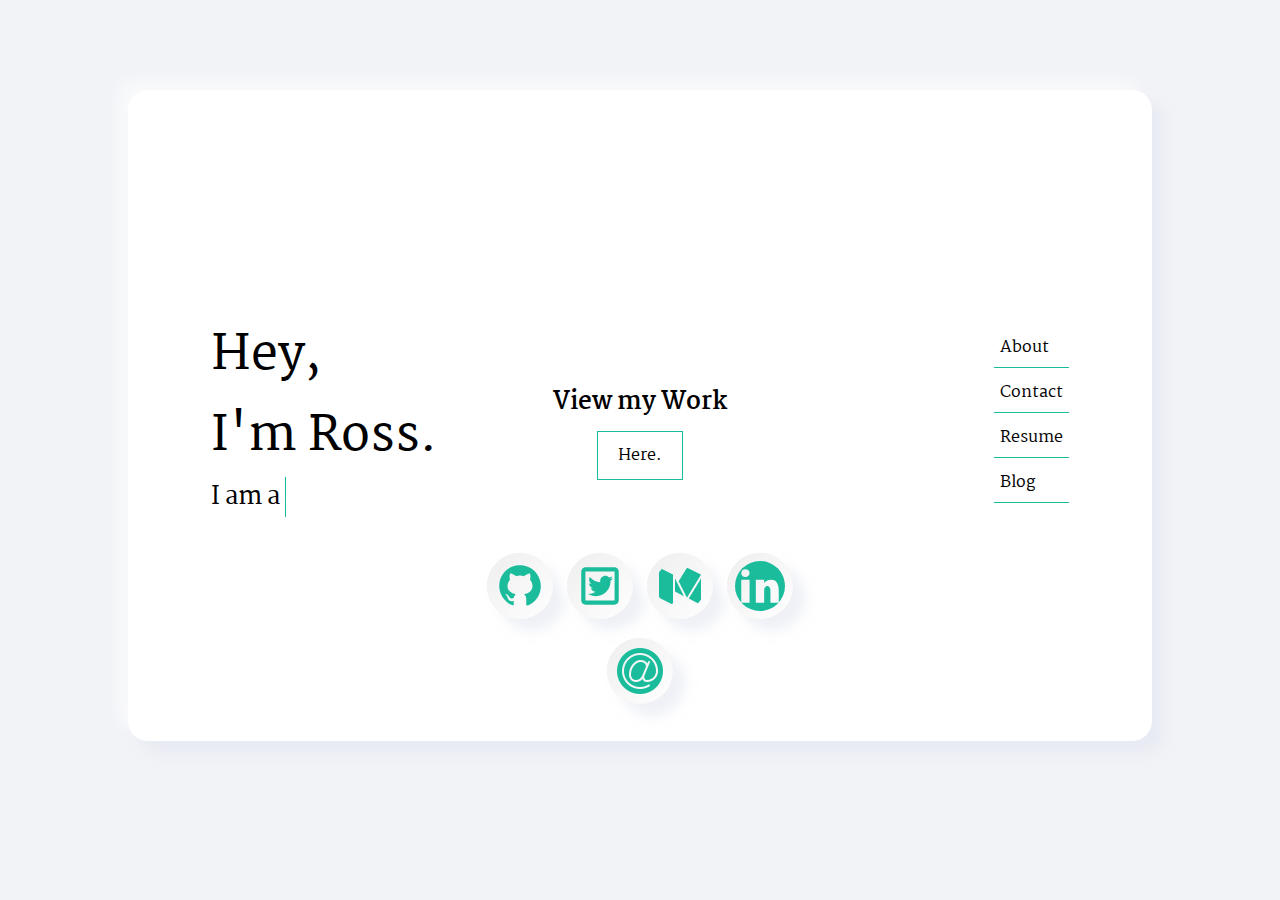
<file: src/index.html>
<!DOCTYPE html>
<html lang="en">
  <head>
    <meta charset="UTF-8" />
    <meta name="viewport" content="width=device-width, initial-scale=1.0" />
    <title>Ross' Developer Portfolio</title>
    <link rel="icon" type="image/png" sizes="32x32" href="./favicon.ico" />
    <link
      rel="stylesheet"
      href="css/index.css"
      integreity="sha512-hf8+7d1FWtbJK1/iVUgHRNSZxr20yQaOqPPPgq02jZvBnpb1dmHCj0Fwp+WkKcQVJDa306e8BoM//hvdq3JNmg=="
    />

    <!-- Google Fonts -->
    <link
      href="https://fonts.googleapis.com/css?family=Martel:400,600&display=swap"
      rel="stylesheet"
    />
    <link
      href="https://fonts.googleapis.com/css2?family=Roboto&display=swap"
      rel="stylesheet"
    />
  </head>

  <body>
    <div class="page-container">
      <!-- Hamburger Menu -->
      <div id="hamburger-menu" class="hamburger-menu">
        <svg width="40" height="30">
          <rect width="40" height="2.5" rx="5"></rect>
          <rect y="10" width="40" height="2.5" rx="5"></rect>
          <rect y="20" width="40" height="2.5" rx="5"></rect>
        </svg>
      </div>

      <div id="hamburger-links" class="hamburger-links hidden">
        <ul>
          <li><a href="./index.html">HOME</a></li>
          <li><a href="./work.html">WORK</a></li>
          <li><a href="./about.html">ABOUT</a></li>
          <li><a href="./contact.html">CONTACT</a></li>
          <li><a href="./Ross_Baker_CV.pdf" target="_blank">RESUME</a></li>
          <li><a href="./blog.html">BLOG</a></li>
        </ul>
      </div>

      <section class="card-container">
        <div class="neumorphic-card large-card">
          <!-- Home page navigation links -->
          <nav class="home-nav">
            <ul>
              <li><a href="./about.html">About</a></li>
              <li><a href="./contact.html">Contact</a></li>
              <li><a href="./Ross_Baker_CV.pdf" target="_blank">Resume</a></li>
              <li><a href="./blog.html">Blog</a></li>
            </ul>
          </nav>

          <!-- Introduction text -->
          <main>
            Hey, <br />
            I'm Ross.
            <div class="intro">
              I am a <span class="typewriter">Developer.</span>
            </div>
          </main>

          <div class="view-work">
            <h2>View my Work</h2>
            <a href="./work.html" class="primary-btn">Here.</a>
          </div>

          <!-- Social Icons -->
          <div class="social-icon-container">
            <!-- Github -->
            <span class="social-link">
              <a target="_blank" href="https://github.com/r0ss26">
                <img
                  class="social-icon"
                  src="icons/socials/icons8-github.svg"
                  alt="Github Logo"
                />
              </a>
              <span class="tooltip">Github</span>
            </span>

            <!-- Twitter -->
            <span class="social-link">
              <a target="_blank" href="https://twitter.com/rossandrewbaker">
                <img
                  class="social-icon"
                  src="./icons/socials/icons8-twitter.svg"
                  alt="Twitter Logo"
                />
              </a>
              <span class="tooltip">Twitter</span>
            </span>

            <!-- Medium -->
            <span class="social-link">
              <a target="_blank" href="https://medium.com/@rossabaker">
                <img
                  class="social-icon"
                  src="./icons/socials/icons8-medium.svg"
                  alt="Medium Logo"
                />
              </a>
              <span class="tooltip">Medium</span>
            </span>

            <!-- LinkedIn -->
            <span class="social-link">
              <a
                target="_blank"
                href="https://www.linkedin.com/in/rossandrewbaker/"
              >
                <img
                  class="social-icon"
                  src="./icons/socials/icons8-linkedin.svg"
                  alt="Linkedin Logo"
                />
              </a>
              <span class="tooltip">Linkedin</span>
            </span>

            <!-- E-mail -->
            <span class="social-link">
              <a target="_blank" href="mailto:rossbaker32@gmail.com">
                <img
                  class="social-icon"
                  src="./icons/socials/icons8-email-sign-100.png"
                  alt="Gmail Logo"
                />
              </a>
              <span class="tooltip">E-mail</span>
            </span>
          </div>
        </div>
      </section>
    </div>

    <!-- Scripts for blog posts and hamburger menu -->
    <script
      src="./js/script.js"
      integrity="sha512-TrOLrPmlMXCWib8X+yMT6/AlS/nMB2aYVqN/2oLm0jfJVrY5H7FD/Yt8u6058QOI636z7mkkExeB28uOxRo6Vw=="
    ></script>
  </body>
</html>
</file>
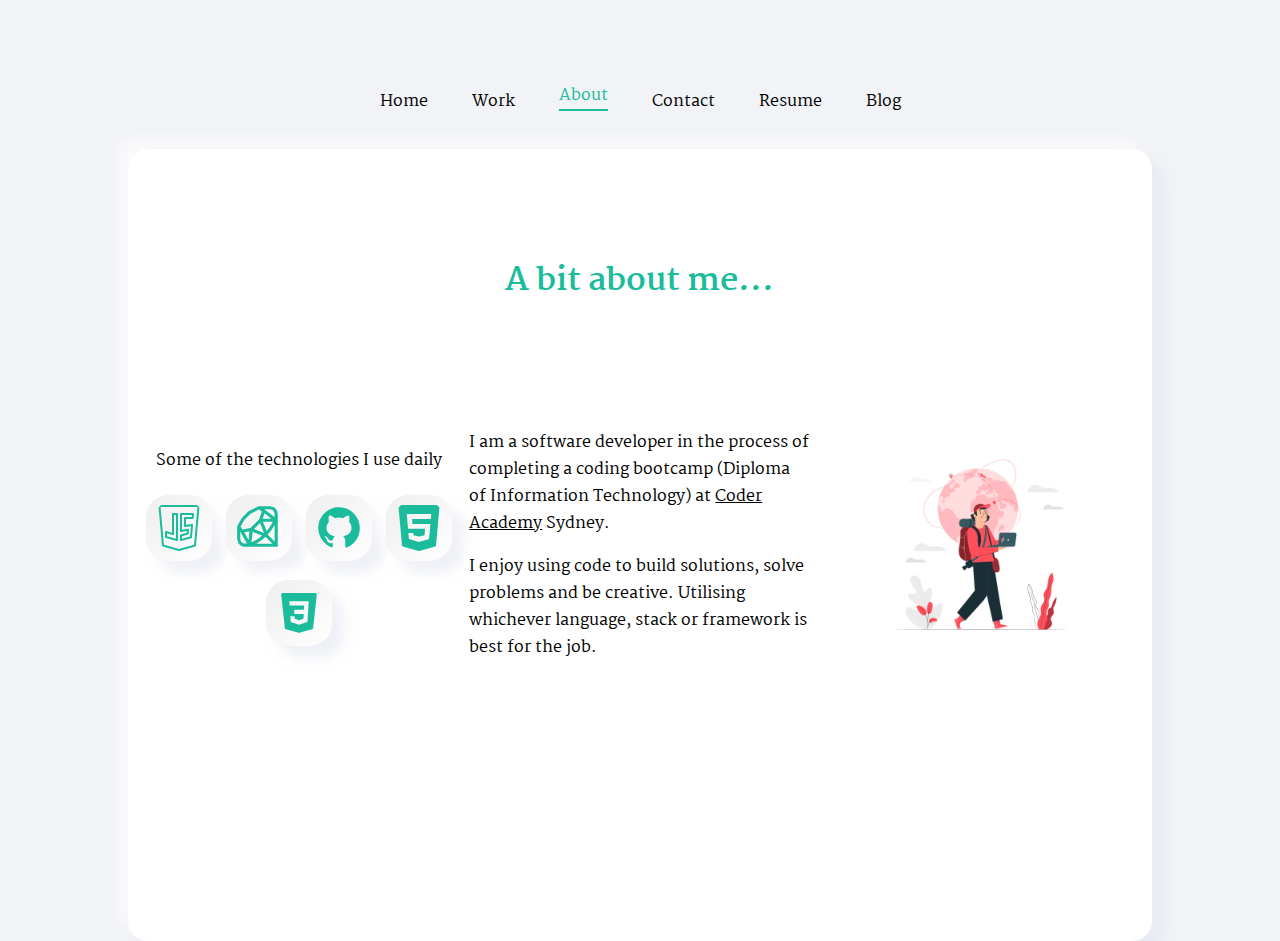
<file: src/about.html>
<!DOCTYPE html>
<html lang="en">
  <head>
    <meta charset="UTF-8" />
    <meta name="viewport" content="width=device-width, initial-scale=1.0" />
    <link rel="stylesheet" href="css/index.css" integreity="sha512-hf8+7d1FWtbJK1/iVUgHRNSZxr20yQaOqPPPgq02jZvBnpb1dmHCj0Fwp+WkKcQVJDa306e8BoM//hvdq3JNmg==" />
    <link rel="icon" type="image/png" sizes="32x32" href="./favicon.ico" />
    <title>About Ross</title>

    <!-- Google Fonts -->
    <link
      href="https://fonts.googleapis.com/css?family=Martel:400,600&display=swap"
      rel="stylesheet"
    />
    <link
      href="https://fonts.googleapis.com/css2?family=Roboto&display=swap"
      rel="stylesheet"
    />
  </head>

  <body>
    <!-- Navigation Bar -->
    <nav class="navbar">
      <ul>
        <li><a href="./">Home</a></li>
        <li><a href="./work.html">Work</a></li>
        <li><a href="./about.html" class="active">About</a></li>
        <li><a href="./contact.html">Contact</a></li>
        <li><a href="./Ross_Baker_CV.pdf" target="_blank">Resume</a></li>
        <li><a href="./blog.html">Blog</a></li>
      </ul>
    </nav>

    <!-- Hamburger Menu -->
    <div id="hamburger-menu" class="hamburger-menu">
      <svg width="40" height="30">
        <rect width="40" height="2.5" rx="5"></rect>
        <rect y="10" width="40" height="2.5" rx="5"></rect>
        <rect y="20" width="40" height="2.5" rx="5"></rect>
      </svg>
    </div>

    <div id="hamburger-links" class="hamburger-links hidden">
      <ul>
        <li><a href="./index.html">Home</a></li>
        <li><a href="./work.html">Work</a></li>
        <li><a href="./about.html">About</a></li>
        <li><a href="./contact.html">Contact</a></li>
        <li><a href="./Ross_Baker_CV.pdf" target="_blank">Resume</a></li>
        <li><a href="./blog.html">Blog</a></li>
      </ul>
    </div>

    <div class="card-container">
      <div class="neumorphic-card large-card">
        <!-- Technology Icons -->
        <div class="tech-icon-container">
          <p>
            Some of the technologies I use daily
          </p>

          <!-- Github -->
          <img
            class="tech-icon"
            src="icons/tech/icons8-javascript-logo.svg"
            alt="JavaScript Logo"
          />

          <!-- Twitter -->
          <img
            class="tech-icon"
            src="./icons/tech/icons8-ruby-programming-language.svg"
            alt="Ruby Logo"
          />

          <!-- Medium -->
          <img
            class="tech-icon"
            src="./icons/socials/icons8-github.svg"
            alt="Github Logo"
          />

          <!-- LinkedIn -->
          <img
            class="tech-icon"
            src="./icons/tech/icons8-html-5.svg"
            alt="HTML5 Logo"
          />

          <!-- CSS -->
          <img
            class="tech-icon"
            src="./icons/tech/icons8-css3.svg"
            alt="CSS3 Logo"
          />
        </div>

        <!-- About Me -->
        <div class="about-me-heading">A bit about me...</div>
        <img
          class="about-me-image"
          src="./img/digital-nomad.jpg"
          alt="Illustration of a digital nomad"
        />
        <div class="about-me">
          <p>
            I am a software developer in the process of completing a coding
            bootcamp (Diploma of Information Technology) at
            <a href="https://coderacademy.edu.au/" target="_blank"
              >Coder Academy</a
            >
            Sydney.
          </p>
          <p>
            I enjoy using code to build solutions, solve problems and be
            creative. Utilising whichever language, stack or framework is best
            for the job.
          </p>
        </div>
      </div>
    </div>

    <!-- Scripts for blog posts and hamburger menu -->
    <script src="./js/script.js" integrity="sha512-TrOLrPmlMXCWib8X+yMT6/AlS/nMB2aYVqN/2oLm0jfJVrY5H7FD/Yt8u6058QOI636z7mkkExeB28uOxRo6Vw=="></script>
  </body>
</html>
</file>
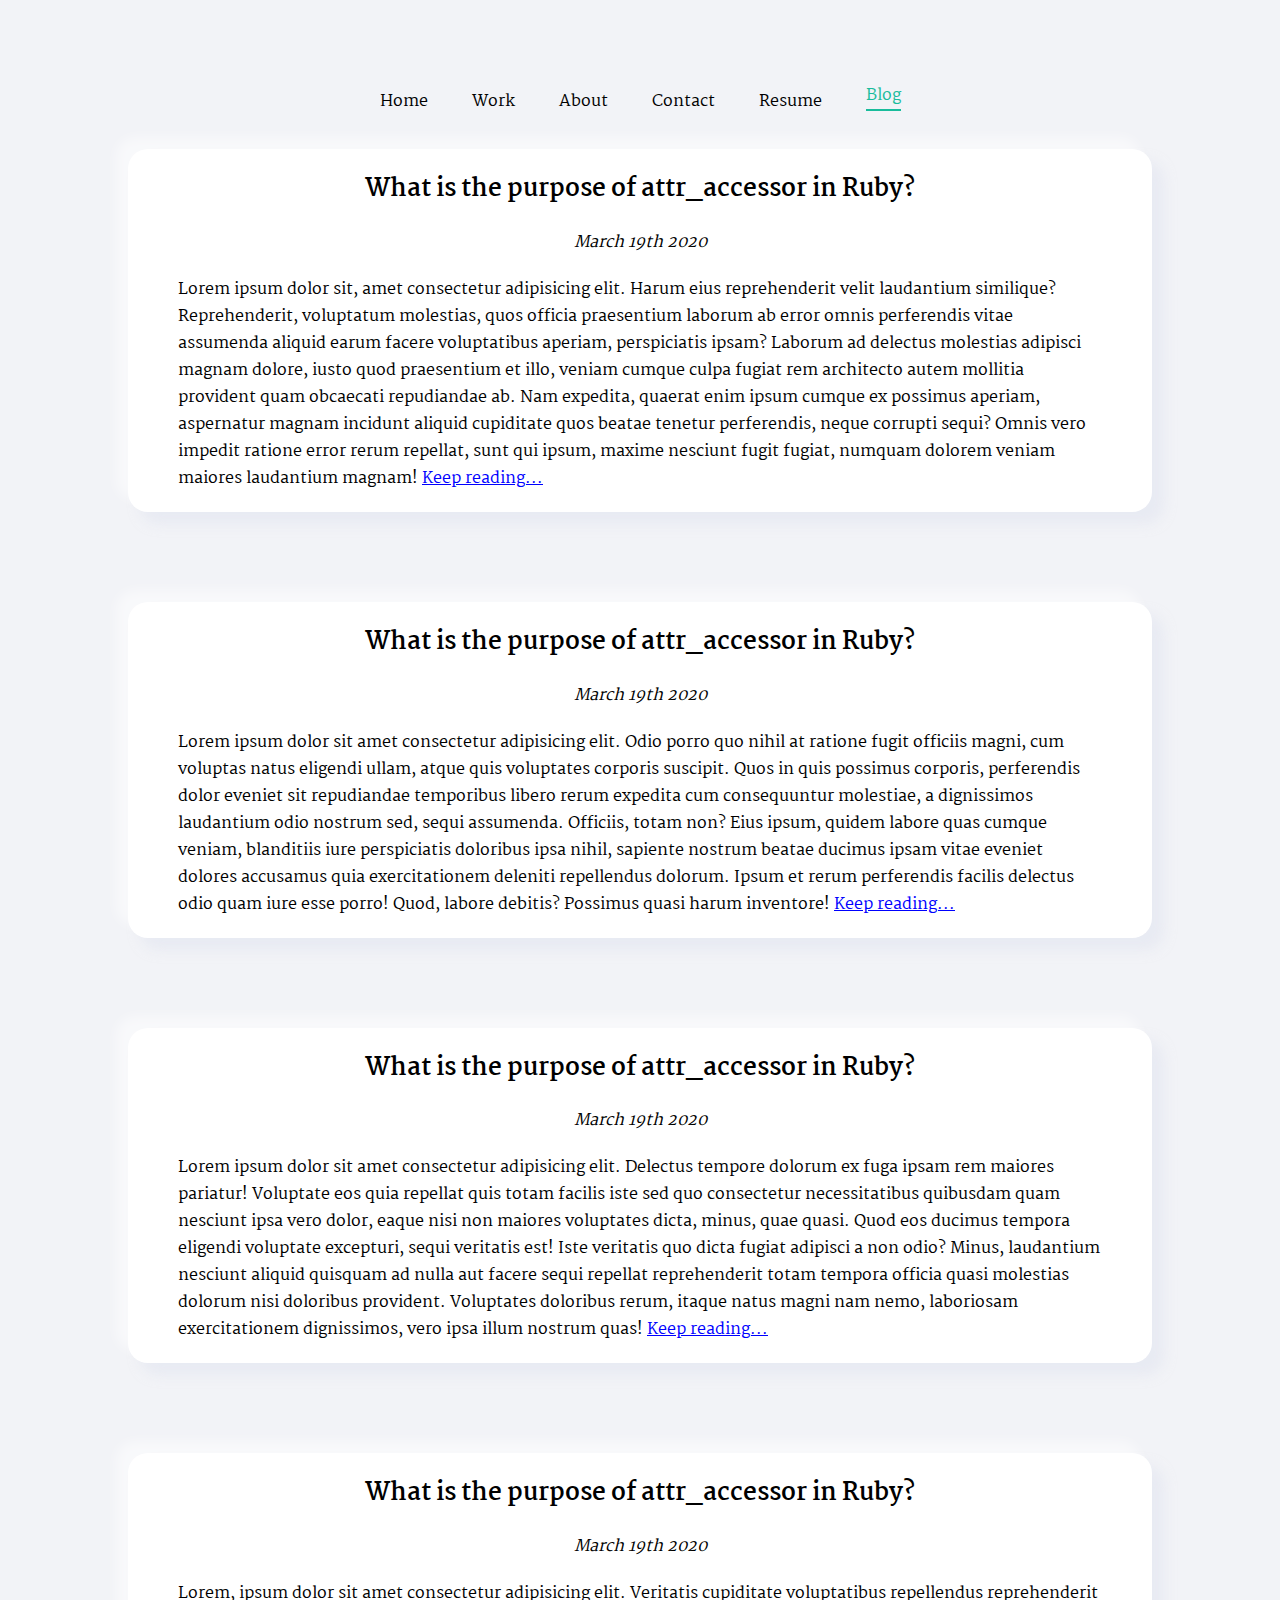
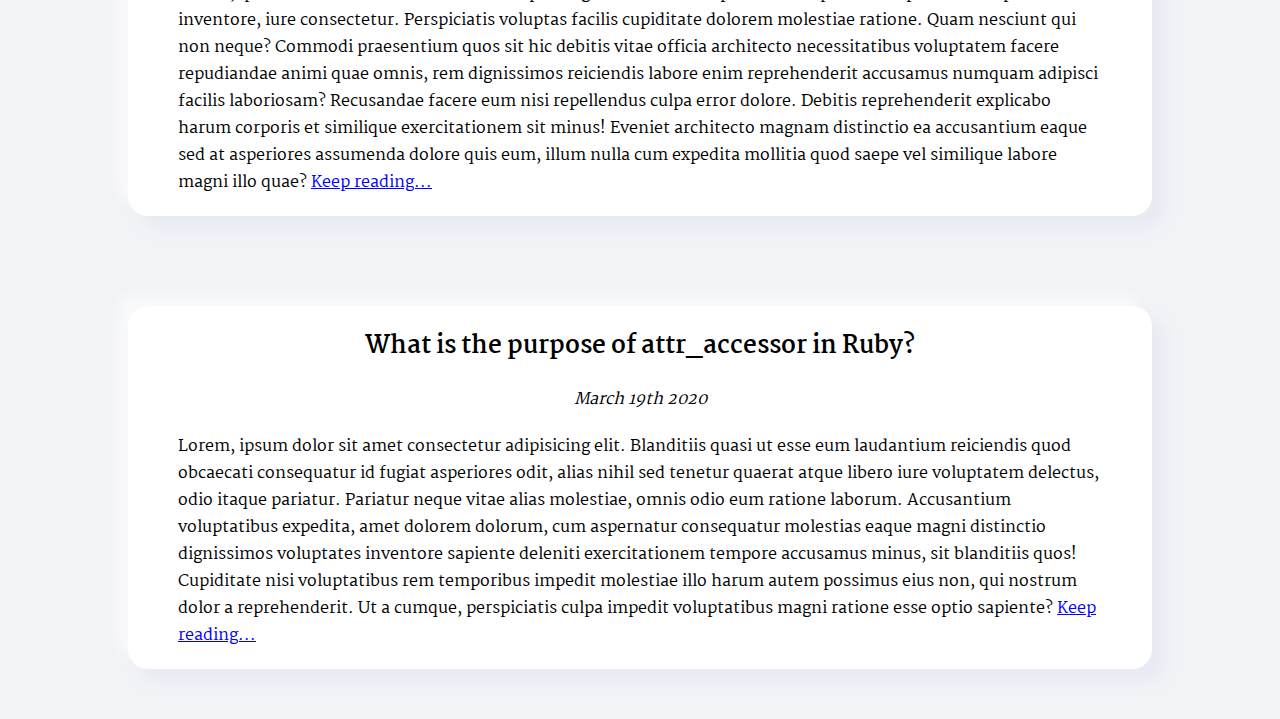
<file: src/blog.html>
<!DOCTYPE html>
<html lang="en">
  <head>
    <meta charset="UTF-8" />
    <meta name="viewport" content="width=device-width, initial-scale=1.0" />
    <link rel="stylesheet" href="css/index.css" integreity="sha512-hf8+7d1FWtbJK1/iVUgHRNSZxr20yQaOqPPPgq02jZvBnpb1dmHCj0Fwp+WkKcQVJDa306e8BoM//hvdq3JNmg==" />
    <link rel="icon" type="image/png" sizes="32x32" href="./favicon.ico" />
    <title>Ross' Work</title>

    <!-- Google Fonts -->
    <link
      href="https://fonts.googleapis.com/css?family=Martel:400,600&display=swap"
      rel="stylesheet"
    />
    <link
      href="https://fonts.googleapis.com/css2?family=Roboto&display=swap"
      rel="stylesheet"
    />
  </head>

  <body>
    <!-- Navigation Bar -->
    <nav class="navbar">
      <ul>
        <li><a href="./">Home</a></li>
        <li><a href="./work.html">Work</a></li>
        <li><a href="./about.html">About</a></li>
        <li><a href="./contact.html">Contact</a></li>
        <li><a href="./Ross_Baker_CV.pdf" target="_blank">Resume</a></li>
        <li><a href="./blog.html" class="active">Blog</a></li>
      </ul>
    </nav>

    <!-- Hamburger Menu -->
    <div id="hamburger-menu" class="hamburger-menu">
      <svg width="40" height="30">
        <rect width="40" height="2.5" rx="5"></rect>
        <rect y="10" width="40" height="2.5" rx="5"></rect>
        <rect y="20" width="40" height="2.5" rx="5"></rect>
      </svg>
    </div>

    <div id="hamburger-links" class="hamburger-links hidden">
      <ul>
        <li><a href="./index.html">Home</a></li>
        <li><a href="./work.html">Work</a></li>
        <li><a href="./about.html">About</a></li>
        <li><a href="./contact.html">Contact</a></li>
        <li><a href="./Ross_Baker_CV.pdf" target="_blank">Resume</a></li>
        <li><a href="./blog.html">Blog</a></li>
      </ul>
    </div>

    <div class="card-container">
      <article class="neumorphic-card medium-card blog">
        <!-- Blog Post -->
        <h2 class="blog-title">
          What is the purpose of attr_accessor in Ruby?
        </h2>
        <div class="blog-date">March 19th 2020</div>
        <div class="blog-content">
          <div class="preview">
            Lorem ipsum dolor sit, amet consectetur adipisicing elit. Harum eius
            reprehenderit velit laudantium similique? Reprehenderit, voluptatum
            molestias, quos officia praesentium laborum ab error omnis
            perferendis vitae assumenda aliquid earum facere voluptatibus
            aperiam, perspiciatis ipsam? Laborum ad delectus molestias adipisci
            magnam dolore, iusto quod praesentium et illo, veniam cumque culpa
            fugiat rem architecto autem mollitia provident quam obcaecati
            repudiandae ab. Nam expedita, quaerat enim ipsum cumque ex possimus
            aperiam, aspernatur magnam incidunt aliquid cupiditate quos beatae
            tenetur perferendis, neque corrupti sequi? Omnis vero impedit
            ratione error rerum repellat, sunt qui ipsum, maxime nesciunt fugit
            fugiat, numquam dolorem veniam maiores laudantium magnam!
            <span class="see-more">Keep reading...</span>
          </div>
          <div class="full hidden">
            Lorem ipsum dolor sit amet consectetur adipisicing elit. Tempore
            rerum aspernatur ipsa veritatis quam voluptates est dolorum
            possimus, expedita, voluptas veniam molestias ducimus? Sint fugiat
            autem eligendi sit error earum ducimus numquam illo quia rem
            accusamus nisi, dolore odit officia. Veritatis nisi dignissimos nemo
            laborum deserunt illo obcaecati officia ipsam voluptatum sunt
            assumenda sint eveniet, minima repellat voluptates sapiente alias
            explicabo sequi accusantium pariatur quis molestiae, voluptate
            molestias. Commodi, autem obcaecati quisquam hic aliquid asperiores
            delectus debitis neque laudantium cum nihil, sapiente similique
            illum aspernatur illo totam incidunt ut necessitatibus aperiam
            doloremque ad eum. Distinctio consequuntur aut dolore autem laborum
            vitae dicta tenetur modi, quibusdam repellendus, quos odio
            aspernatur, incidunt similique alias a tempore. Magni, fugit!
            Consectetur earum vero hic quod nam quae reprehenderit dolor
            architecto quis natus, minima, quidem amet, officia dicta rem nulla
            libero cupiditate rerum sint! Aliquid nesciunt, dolor unde nobis ex
            illum! Necessitatibus odio ea, doloribus sint possimus et recusandae
            pariatur mollitia aliquid exercitationem non, veniam repellat
            praesentium repellendus nostrum eos iste a deleniti modi harum quam
            sapiente quisquam. Nobis excepturi nisi consectetur cupiditate
            dolorum nemo nesciunt provident eos debitis ipsa, placeat culpa
            eaque voluptatum delectus neque mollitia tempore odio iure
            praesentium. Quasi voluptates reiciendis delectus eos? Repudiandae
            dignissimos impedit voluptatibus obcaecati sint, natus debitis porro
            ipsum eveniet cumque placeat. Quis eius vel dolorum iure numquam
            fugiat dignissimos et nihil odio beatae sequi maiores deleniti, id
            cum, esse quos provident tempora sapiente repudiandae, non est
            possimus. Beatae perspiciatis nulla aliquid aperiam ab, corporis
            tempore explicabo possimus autem aut quas fuga dolorem ad laborum
            dolorum omnis iusto, natus expedita sed! Laborum culpa ullam in,
            commodi dolore dignissimos maxime esse libero consequatur rerum
            facilis illum accusamus nesciunt molestiae blanditiis mollitia
            aliquam sint sapiente officia labore, recusandae neque laudantium
            totam! Nihil, consequuntur repudiandae! Soluta expedita voluptatem
            dolorum nobis, iure facere ut natus velit eligendi reiciendis quam
            doloribus culpa quo quasi nam ad sit minima inventore et
            repellendus. Temporibus error necessitatibus vel sed itaque neque
            nihil dicta explicabo ad debitis harum incidunt quisquam fugiat
            consectetur, eos, est mollitia? Fuga asperiores repudiandae expedita
            ad, quidem est debitis vero aliquam impedit labore iure tenetur
            quibusdam eveniet? Aperiam explicabo id corporis ea aliquid modi
            sapiente ducimus, deserunt perferendis minima sint, placeat earum
            nemo necessitatibus minus error. Quidem inventore ratione, dolor
            nostrum, aut culpa eaque eos ab ullam dolores adipisci reiciendis
            quo excepturi necessitatibus maiores temporibus assumenda unde
            sapiente laboriosam iste amet cupiditate nisi.
            <span class="see-less">See less...</span>
          </div>
        </div>
      </article>
    </div>

    <div class="card-container">
      <article class="neumorphic-card medium-card blog">
        <!-- Blog Post -->
        <h2 class="blog-title">
          What is the purpose of attr_accessor in Ruby?
        </h2>
        <div class="blog-date">March 19th 2020</div>
        <div class="blog-content">
          <div class="preview">
            Lorem ipsum dolor sit amet consectetur adipisicing elit. Odio porro
            quo nihil at ratione fugit officiis magni, cum voluptas natus
            eligendi ullam, atque quis voluptates corporis suscipit. Quos in
            quis possimus corporis, perferendis dolor eveniet sit repudiandae
            temporibus libero rerum expedita cum consequuntur molestiae, a
            dignissimos laudantium odio nostrum sed, sequi assumenda. Officiis,
            totam non? Eius ipsum, quidem labore quas cumque veniam, blanditiis
            iure perspiciatis doloribus ipsa nihil, sapiente nostrum beatae
            ducimus ipsam vitae eveniet dolores accusamus quia exercitationem
            deleniti repellendus dolorum. Ipsum et rerum perferendis facilis
            delectus odio quam iure esse porro! Quod, labore debitis? Possimus
            quasi harum inventore! <span class="see-more">Keep reading...</span>
          </div>
          <div class="full hidden">
            Lorem ipsum dolor sit amet consectetur adipisicing elit. Consectetur
            officiis, sint laboriosam nihil fugit quidem obcaecati nostrum rem
            cum. Tenetur quia veritatis, rem eius adipisci optio temporibus
            assumenda repudiandae a. Laboriosam, nemo fuga? Assumenda officiis
            vitae saepe atque aliquam illum, ullam nemo minus necessitatibus
            ducimus, magni id numquam commodi quasi incidunt dignissimos earum!
            Modi sequi ipsum iure debitis, cumque animi blanditiis. Cumque
            dolorum impedit cum et hic nobis illum blanditiis similique quis.
            Architecto at minus expedita, corporis doloribus ad quia repellendus
            iure dolore eius atque, illum quis ullam perferendis distinctio
            harum tenetur rem id itaque. Doloribus culpa aperiam perferendis
            asperiores veritatis porro eum, eos saepe minus quod. Voluptatibus
            corrupti atque eaque possimus maxime consequuntur accusantium cum
            deserunt modi quos? Modi quaerat hic aliquid fuga ipsa repellat
            nihil, at quae similique nemo beatae nobis iusto, veritatis nam.
            Voluptas laboriosam amet voluptates? Nisi vitae dolore hic a facere!
            Id, ea hic blanditiis reprehenderit voluptate sit obcaecati tenetur,
            odio fuga est quo explicabo autem optio accusamus doloribus ad sequi
            eaque nihil incidunt quia quam, saepe porro expedita! Aut dolorem
            commodi reiciendis facere ex amet. Veritatis accusamus asperiores
            rerum dolores iste. Pariatur nesciunt minima nam velit fugiat!
            Obcaecati aut accusamus dolor corrupti repellat maiores
            voluptatibus. Incidunt quasi assumenda doloremque rem atque eaque
            deleniti ad maiores praesentium tenetur obcaecati fuga, natus
            voluptatibus aperiam illo, saepe inventore labore repellat ipsam.
            Tenetur blanditiis saepe doloremque ducimus minima assumenda
            laudantium unde commodi, consequuntur voluptate debitis laboriosam
            pariatur cupiditate facere eveniet repudiandae. Iste, reiciendis
            dolores assumenda dolor neque eveniet numquam quis atque nemo ullam
            inventore quo molestiae obcaecati soluta odio ipsum porro ad
            asperiores voluptas! Nobis commodi, delectus nostrum distinctio
            voluptatem at cum, atque non nisi optio doloremque consequatur
            adipisci aperiam, sint ut. Corrupti in, aspernatur id ipsum mollitia
            blanditiis asperiores, maxime magnam quae ipsam fuga quisquam
            officiis doloremque rem tenetur excepturi rerum sit! Reprehenderit
            laudantium voluptatibus praesentium recusandae iusto distinctio illo
            qui consequuntur animi ea voluptas blanditiis cum delectus assumenda
            eius aliquid ex, debitis omnis vitae corrupti adipisci voluptate
            numquam deserunt! Odio dolorum ipsa rerum provident iure labore a,
            aliquid ullam exercitationem, error ad earum minus cupiditate
            laborum, harum delectus veniam molestias tenetur? Eum minima est
            vero debitis sed sit voluptatem temporibus unde nihil, expedita
            corporis aperiam fugiat a ratione perspiciatis excepturi.
            Accusantium rerum est a quo. Ipsam vero, beatae natus hic dolorem
            quis quas eos architecto eum tempore quam officiis! Amet alias eum
            facere, pariatur voluptatum quisquam.
            <span class="see-less">See less...</span>
          </div>
        </div>
      </article>
    </div>

    <div class="card-container">
      <article class="neumorphic-card medium-card blog">
        <!-- Blog Post -->
        <h2 class="blog-title">
          What is the purpose of attr_accessor in Ruby?
        </h2>
        <div class="blog-date">March 19th 2020</div>
        <div class="blog-content">
          <div class="preview">
            Lorem ipsum dolor sit amet consectetur adipisicing elit. Delectus
            tempore dolorum ex fuga ipsam rem maiores pariatur! Voluptate eos
            quia repellat quis totam facilis iste sed quo consectetur
            necessitatibus quibusdam quam nesciunt ipsa vero dolor, eaque nisi
            non maiores voluptates dicta, minus, quae quasi. Quod eos ducimus
            tempora eligendi voluptate excepturi, sequi veritatis est! Iste
            veritatis quo dicta fugiat adipisci a non odio? Minus, laudantium
            nesciunt aliquid quisquam ad nulla aut facere sequi repellat
            reprehenderit totam tempora officia quasi molestias dolorum nisi
            doloribus provident. Voluptates doloribus rerum, itaque natus magni
            nam nemo, laboriosam exercitationem dignissimos, vero ipsa illum
            nostrum quas! <span class="see-more">Keep reading...</span>
          </div>
          <div class="full hidden">
            Lorem ipsum dolor sit, amet consectetur adipisicing elit. Obcaecati
            suscipit nam alias soluta, quis eveniet iure omnis, iste delectus
            unde dignissimos quae. Omnis, tenetur consectetur? Quam itaque
            corrupti vel maiores a molestias at accusamus, recusandae tempora,
            quidem vitae incidunt ad commodi delectus esse dolor repudiandae
            deserunt veniam perspiciatis quaerat molestiae deleniti cum?
            Dolores, repellendus nemo! Doloremque non iusto quos, atque delectus
            numquam autem odit quasi blanditiis distinctio illo quas?
            Praesentium ducimus nisi perspiciatis aut voluptas tenetur! Porro
            sapiente quaerat mollitia doloribus voluptates nulla, atque harum,
            est, maxime aut itaque fuga animi consequuntur. Dolorem, ipsam
            assumenda reiciendis laudantium consectetur id expedita eveniet
            provident magnam dicta et odio ipsa nemo, dolores numquam
            accusantium voluptatum quaerat! Autem ipsum quibusdam aliquam
            expedita maxime. Fuga, modi sequi vitae nesciunt, nihil, labore nemo
            recusandae commodi consequuntur quidem corrupti suscipit. Distinctio
            natus aut quisquam nemo adipisci illum cupiditate dolore.
            Recusandae, sed totam quae voluptatem tempore illo eos? Illum quam
            id, sint provident quod nobis hic voluptatum culpa rerum porro
            possimus cupiditate esse placeat. Debitis quibusdam quasi voluptate,
            temporibus fugit assumenda quis corrupti non? Tenetur dolores est
            fugit nobis temporibus dolore numquam provident labore, velit libero
            saepe et esse ea non architecto delectus, molestias ducimus
            voluptates in voluptas officiis similique veniam praesentium cumque.
            Dolorum tenetur beatae minus deleniti quae adipisci! Aliquam quaerat
            exercitationem, unde omnis deleniti enim ipsam. Quos accusantium
            repellendus enim laborum necessitatibus qui et at? Sunt illum, a
            iure ullam vel perspiciatis accusantium recusandae facilis expedita
            alias saepe, obcaecati quaerat id nam ab fugiat eos hic provident
            omnis necessitatibus voluptates accusamus numquam. Iure neque fugit
            corrupti repudiandae eos dicta recusandae debitis voluptatum
            obcaecati velit aperiam voluptatibus tempora, nobis in maxime, nisi
            voluptates illum vel amet explicabo. Aspernatur necessitatibus
            numquam quod quos excepturi quisquam consectetur porro aperiam quam
            alias eum voluptatibus atque architecto, qui ab soluta autem.
            Praesentium culpa, enim voluptatum maxime vel quas deserunt rerum
            recusandae totam cumque soluta consequatur adipisci deleniti
            molestias fugiat quis quidem libero voluptates laborum sequi aliquid
            ut modi vero. Molestias, error maiores deserunt perferendis eos
            cumque sit accusantium delectus fugiat ducimus itaque animi
            repellendus adipisci tempora neque hic veniam accusamus dolorem
            culpa quas? Quidem at ipsum laboriosam repellendus rem ea veniam
            nesciunt. Sapiente optio dolorum dignissimos blanditiis! Non at
            magni voluptatem quidem sint minima odio excepturi, odit dicta modi
            fuga quas! Dignissimos repellendus corrupti veniam, id nesciunt
            soluta culpa esse modi veritatis necessitatibus nostrum officiis
            nemo ad dolorum ipsam error doloremque!
            <span class="see-less">See less...</span>
          </div>
        </div>
      </article>
    </div>

    <div class="card-container">
      <article class="neumorphic-card medium-card blog">
        <!-- Blog Post -->
        <h2 class="blog-title">
          What is the purpose of attr_accessor in Ruby?
        </h2>
        <div class="blog-date">March 19th 2020</div>
        <div class="blog-content">
          <div class="preview">
            Lorem, ipsum dolor sit amet consectetur adipisicing elit. Veritatis
            cupiditate voluptatibus repellendus reprehenderit inventore, iure
            consectetur. Perspiciatis voluptas facilis cupiditate dolorem
            molestiae ratione. Quam nesciunt qui non neque? Commodi praesentium
            quos sit hic debitis vitae officia architecto necessitatibus
            voluptatem facere repudiandae animi quae omnis, rem dignissimos
            reiciendis labore enim reprehenderit accusamus numquam adipisci
            facilis laboriosam? Recusandae facere eum nisi repellendus culpa
            error dolore. Debitis reprehenderit explicabo harum corporis et
            similique exercitationem sit minus! Eveniet architecto magnam
            distinctio ea accusantium eaque sed at asperiores assumenda dolore
            quis eum, illum nulla cum expedita mollitia quod saepe vel similique
            labore magni illo quae?
            <span class="see-more">Keep reading...</span>
          </div>
          <div class="full hidden">
            Lorem ipsum dolor sit amet consectetur adipisicing elit. Soluta
            deserunt vel voluptatem cumque a incidunt, impedit maiores
            distinctio omnis nostrum et excepturi amet accusantium eos quisquam
            cum fugit voluptas obcaecati vero possimus necessitatibus harum quo.
            Deserunt reiciendis adipisci totam harum quis quas maiores quisquam
            ea earum. Dolor architecto, maxime sed, ratione nostrum voluptatibus
            ea modi porro cupiditate consectetur ex natus laudantium beatae
            quasi! Perspiciatis consectetur natus, ducimus iste facilis commodi
            assumenda totam quidem quas dolorum delectus quibusdam tempore est
            sunt labore nam corrupti vitae, veritatis id earum aperiam omnis?
            Consectetur beatae veritatis error necessitatibus saepe eius
            recusandae. Dolore, obcaecati sit recusandae odio asperiores
            deserunt numquam! Officiis est adipisci nulla impedit eos a unde
            voluptate, incidunt error odio obcaecati, non aut facilis optio nisi
            qui ab iure blanditiis aspernatur sint. Incidunt labore, doloribus
            magni eos id obcaecati sint tenetur cupiditate aliquam quae
            explicabo facilis non sunt assumenda est, quo corrupti numquam
            placeat aperiam corporis ipsum earum, rerum ea esse! Excepturi
            aperiam quisquam laborum tempore laboriosam minima sequi, odio,
            consectetur vero deserunt fuga voluptates sed nihil minus!
            Reprehenderit illo accusantium sunt facere doloribus suscipit natus
            quia explicabo, ullam, ut fuga nobis nostrum ipsa mollitia, quo
            architecto dolores vel deleniti voluptatum. Sint deserunt, corrupti
            repellat harum tenetur excepturi error voluptate illum laboriosam
            officiis quae officia aspernatur dolorem quasi delectus ipsam quidem
            dicta recusandae explicabo repudiandae fuga accusamus ipsa modi.
            Numquam recusandae ducimus culpa aut unde? Modi, voluptas. Accusamus
            non molestias in at vel necessitatibus magni excepturi et, officia
            quia, obcaecati nihil aspernatur illo inventore ex facilis corporis
            sit minima numquam nisi autem iusto quos. Cupiditate, eius quae
            culpa neque architecto quaerat minus quia ipsa atque nostrum
            molestiae exercitationem, error perspiciatis corporis dolores animi
            cumque excepturi qui sunt dignissimos delectus, rem provident
            distinctio asperiores. Consectetur, dignissimos suscipit.
            Voluptates, dolor? Et, nisi? Iusto neque est architecto nesciunt
            libero sunt dolores. Deserunt neque reprehenderit amet voluptatum,
            facilis voluptate explicabo. Laboriosam temporibus quisquam
            asperiores ullam inventore natus tempore saepe, nostrum explicabo
            quaerat suscipit cum, mollitia a aperiam atque necessitatibus!
            Doloremque in autem molestiae quis, quisquam illo harum nostrum
            excepturi? Adipisci, obcaecati, beatae aspernatur accusamus labore
            fugiat deleniti odit quod voluptatum, quaerat vel praesentium
            asperiores quia eveniet porro error. Aliquid, ratione soluta ut iste
            dolorem autem expedita commodi mollitia quae consequatur sunt ab at
            laudantium illo obcaecati perspiciatis animi ipsa nesciunt provident
            praesentium doloribus cum corrupti? Hic doloribus, maiores fuga vero
            cum enim veniam vitae consequuntur dignissimos expedita.
            <span class="see-less">See less...</span>
          </div>
        </div>
      </article>
    </div>

    <div class="card-container">
      <article class="neumorphic-card medium-card bottom-card blog">
        <!-- Blog Post -->
        <h2 class="blog-title">
          What is the purpose of attr_accessor in Ruby?
        </h2>
        <div class="blog-date">March 19th 2020</div>
        <div class="blog-content">
          <div class="preview">
            Lorem, ipsum dolor sit amet consectetur adipisicing elit. Blanditiis
            quasi ut esse eum laudantium reiciendis quod obcaecati consequatur
            id fugiat asperiores odit, alias nihil sed tenetur quaerat atque
            libero iure voluptatem delectus, odio itaque pariatur. Pariatur
            neque vitae alias molestiae, omnis odio eum ratione laborum.
            Accusantium voluptatibus expedita, amet dolorem dolorum, cum
            aspernatur consequatur molestias eaque magni distinctio dignissimos
            voluptates inventore sapiente deleniti exercitationem tempore
            accusamus minus, sit blanditiis quos! Cupiditate nisi voluptatibus
            rem temporibus impedit molestiae illo harum autem possimus eius non,
            qui nostrum dolor a reprehenderit. Ut a cumque, perspiciatis culpa
            impedit voluptatibus magni ratione esse optio sapiente?
            <span class="see-more">Keep reading...</span>
          </div>
          <div class="full hidden">
            Lorem ipsum, dolor sit amet consectetur adipisicing elit. Quibusdam
            odio ipsum suscipit, similique aperiam magni quidem sed consectetur
            quod, consequatur hic totam delectus, expedita eius! Debitis
            assumenda hic, optio harum vero blanditiis reiciendis error natus
            officia laboriosam possimus dolores expedita et aspernatur eligendi,
            quisquam consectetur inventore dolorum deleniti ducimus distinctio
            iure? Repellat praesentium quo amet eum quaerat labore sed, atque
            soluta impedit nam veritatis sequi rerum maiores! Harum, quia
            beatae. Commodi quas dicta autem quidem mollitia placeat sapiente ut
            veritatis, distinctio, delectus reprehenderit cumque. Exercitationem
            quibusdam sunt, natus fugit nostrum sint? Dolore, dolorum non
            repellat, tempora nostrum eligendi illo similique consequuntur nam
            ducimus aperiam sit obcaecati dicta et ab libero est, officia
            excepturi officiis sequi praesentium quis autem voluptates. Impedit
            nihil asperiores amet voluptas laborum voluptates magnam doloremque,
            id reiciendis fugiat at corrupti quasi expedita itaque. Asperiores
            dolore dignissimos repellendus iste quia, pariatur aut id reiciendis
            aliquid officiis porro totam laudantium, voluptate ullam, nostrum
            sapiente cum. Expedita autem tenetur, porro nostrum dolorem earum
            sed sapiente reiciendis voluptatum non odit ratione totam, alias
            iusto ea perspiciatis dignissimos similique. Quidem, dignissimos
            ipsum aspernatur ipsa tenetur, quas accusantium ipsam, repudiandae
            exercitationem ad perspiciatis modi! Veniam fugiat voluptatem earum
            accusantium expedita doloremque doloribus aliquid ipsum eligendi
            debitis temporibus, explicabo obcaecati soluta consequuntur dolor
            mollitia architecto recusandae nostrum iure ducimus laudantium
            molestias ut harum! Eos placeat voluptatum autem amet enim eaque
            animi id. Eos enim architecto quos debitis ipsa rem ratione maiores,
            molestias nam velit saepe dolor laboriosam? Sunt repellat tenetur,
            inventore consequuntur nihil facilis sapiente, eum incidunt vero
            itaque expedita temporibus id similique excepturi ab blanditiis
            aliquid. Consectetur eaque voluptas consequatur ipsam molestias
            explicabo odit excepturi quam dignissimos quos, et nesciunt animi
            dolorem eum tempore hic, in impedit? Fuga, commodi! Aliquid atque
            vero dolores quia, vel modi? Eaque dolorum aliquam sit soluta,
            repellendus voluptatem dolorem facilis maiores iusto laboriosam
            nesciunt aut sequi quos itaque perferendis alias fugiat, dolor
            nulla, ullam totam ut harum? Minus dolore sit quae at obcaecati
            magni nisi, voluptatum nulla sed distinctio? Eaque, fuga! Omnis est
            qui tempore delectus libero, neque magni quibusdam reiciendis
            necessitatibus dolorum? Est laboriosam delectus repellendus totam
            nesciunt tempore sit eligendi aliquid? Ea ex esse qui quod
            dignissimos vero eaque, cum ullam neque veniam, saepe nemo, eveniet
            harum ipsam dolore fugit pariatur omnis maxime eligendi quo quos.
            Vitae hic ut debitis, porro quod laudantium labore ea odit
            praesentium tempore consequatur necessitatibus optio delectus neque
            voluptatibus beatae doloremque.
            <span class="see-less">See less...</span>
          </div>
        </div>
      </article>
    </div>

    <!-- Scripts for blog posts and hamburger menu -->
    <script src="./js/script.js" integrity="sha512-TrOLrPmlMXCWib8X+yMT6/AlS/nMB2aYVqN/2oLm0jfJVrY5H7FD/Yt8u6058QOI636z7mkkExeB28uOxRo6Vw=="></script>
  </body>
</html>
</file>
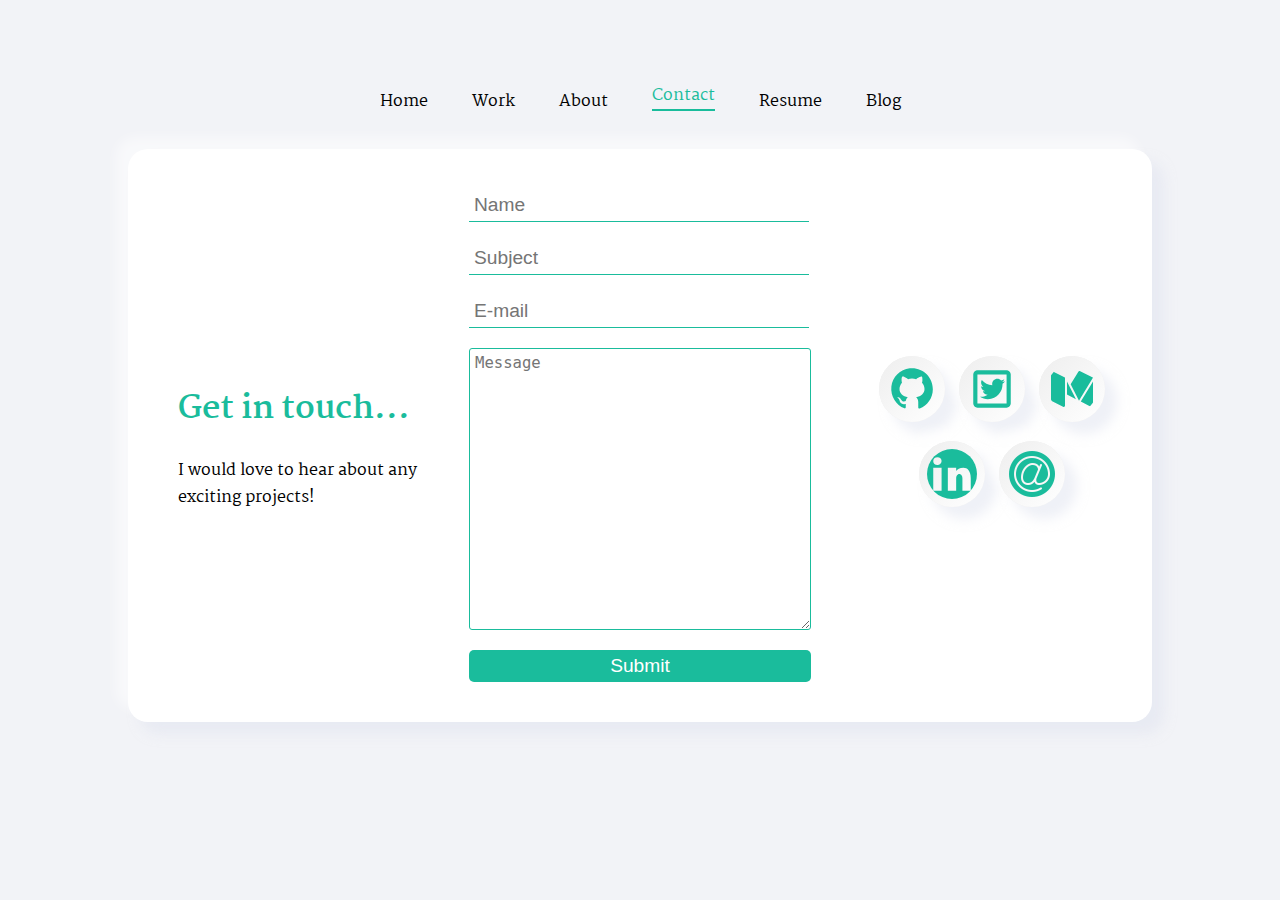
<file: src/contact.html>
<!DOCTYPE html>
<html lang="en">
  <head>
    <meta charset="UTF-8" />
    <meta name="viewport" content="width=device-width, initial-scale=1.0" />
    <link rel="stylesheet" href="css/index.css" integreity="sha512-hf8+7d1FWtbJK1/iVUgHRNSZxr20yQaOqPPPgq02jZvBnpb1dmHCj0Fwp+WkKcQVJDa306e8BoM//hvdq3JNmg==" />
    <link rel="icon" type="image/png" sizes="32x32" href="./favicon.ico" />
    <title>Connect with Ross</title>

    <!-- Google Fonts -->
    <link
      href="https://fonts.googleapis.com/css?family=Martel:400,600&display=swap"
      rel="stylesheet"
    />
    <link
      href="https://fonts.googleapis.com/css2?family=Roboto&display=swap"
      rel="stylesheet"
    />
  </head>

  <body>
    <!-- Navigation Bar -->
    <nav class="navbar">
      <ul>
        <li><a href="./">Home</a></li>
        <li><a href="./work.html">Work</a></li>
        <li><a href="./about.html">About</a></li>
        <li><a href="./contact.html" class="active">Contact</a></li>
        <li><a href="./Ross_Baker_CV.pdf" target="_blank">Resume</a></li>
        <li><a href="./blog.html">Blog</a></li>
      </ul>
    </nav>

    <!-- Hamburger Menu -->
    <div id="hamburger-menu" class="hamburger-menu">
      <svg width="40" height="30">
        <rect width="40" height="2.5" rx="5"></rect>
        <rect y="10" width="40" height="2.5" rx="5"></rect>
        <rect y="20" width="40" height="2.5" rx="5"></rect>
      </svg>
    </div>

    <div id="hamburger-links" class="hamburger-links hidden">
      <ul>
        <li><a href="./index.html">Home</a></li>
        <li><a href="./work.html">Work</a></li>
        <li><a href="./about.html">About</a></li>
        <li><a href="./contact.html">Contact</a></li>
        <li><a href="./Ross_Baker_CV.pdf" target="_blank">Resume</a></li>
        <li><a href="./blog.html">Blog</a></li>
      </ul>
    </div>

    <div class="card-container">
      <div class="neumorphic-card contact-card">
        <div class="contact-text">
          <h1 class="contact-title">Get in touch...</h1>
          I would love to hear about any exciting projects!
        </div>

        <!-- Contact Form -->
        <form action="#" method="">
          <input type="text" name="name" id="name" placeholder="Name" />
          <input
            type="text"
            name="subject"
            id="subject"
            placeholder="Subject"
          />
          <input type="email" name="email" id="email" placeholder="E-mail" />
          <textarea
            rows="15"
            id="body"
            name="body"
            placeholder="Message"
          ></textarea>
          <input type="submit" value="Submit" />
        </form>

        <!-- Social Icons -->
        <div class="social-icon-container--contact">
          <div>
            <!-- Github -->
            <span class="social-link">
              <a target="_blank" href="https://github.com/r0ss26">
                <img
                  class="social-icon"
                  src="icons/socials/icons8-github.svg"
                  alt="Github Logo"
                />
              </a>
              <span class="tooltip top">Github</span>
            </span>

            <!-- Twitter -->
            <span class="social-link">
              <a target="_blank" href="https://twitter.com/rossandrewbaker">
                <img
                  class="social-icon"
                  src="./icons/socials/icons8-twitter.svg"
                  alt="Twitter Logo"
                />
              </a>
              <span class="tooltip top">Twitter</span>
            </span>

            <!-- Medium -->
            <span class="social-link">
              <a target="_blank" href="https://medium.com/@rossabaker">
                <img
                  class="social-icon"
                  src="./icons/socials/icons8-medium.svg"
                  alt="Medium Logo"
                />
              </a>
              <span class="tooltip top">Medium</span>
            </span>
          </div>
          <div>
            <!-- LinkedIn -->
            <span class="social-link">
              <a
                target="_blank"
                href="https://www.linkedin.com/in/rossandrewbaker/"
              >
                <img
                  class="social-icon"
                  src="./icons/socials/icons8-linkedin.svg"
                  alt="Linkedin Logo"
                />
              </a>
              <span class="tooltip">Linkedin</span>
            </span>

            <!-- E-mail -->
            <span class="social-link">
              <a target="_blank" href="mailto:rossbaker32@gmail.com">
                <img
                  class="social-icon"
                  src="./icons/socials/icons8-email-sign-100.png"
                  alt="Gmail Logo"
                />
              </a>
              <span class="tooltip">E-mail</span>
            </span>
          </div>
        </div>
      </div>
    </div>

    <!-- Scripts for blog posts and hamburger menu -->
    <script src="./js/script.js" integrity="sha512-TrOLrPmlMXCWib8X+yMT6/AlS/nMB2aYVqN/2oLm0jfJVrY5H7FD/Yt8u6058QOI636z7mkkExeB28uOxRo6Vw=="></script>
  </body>
</html>
</file>
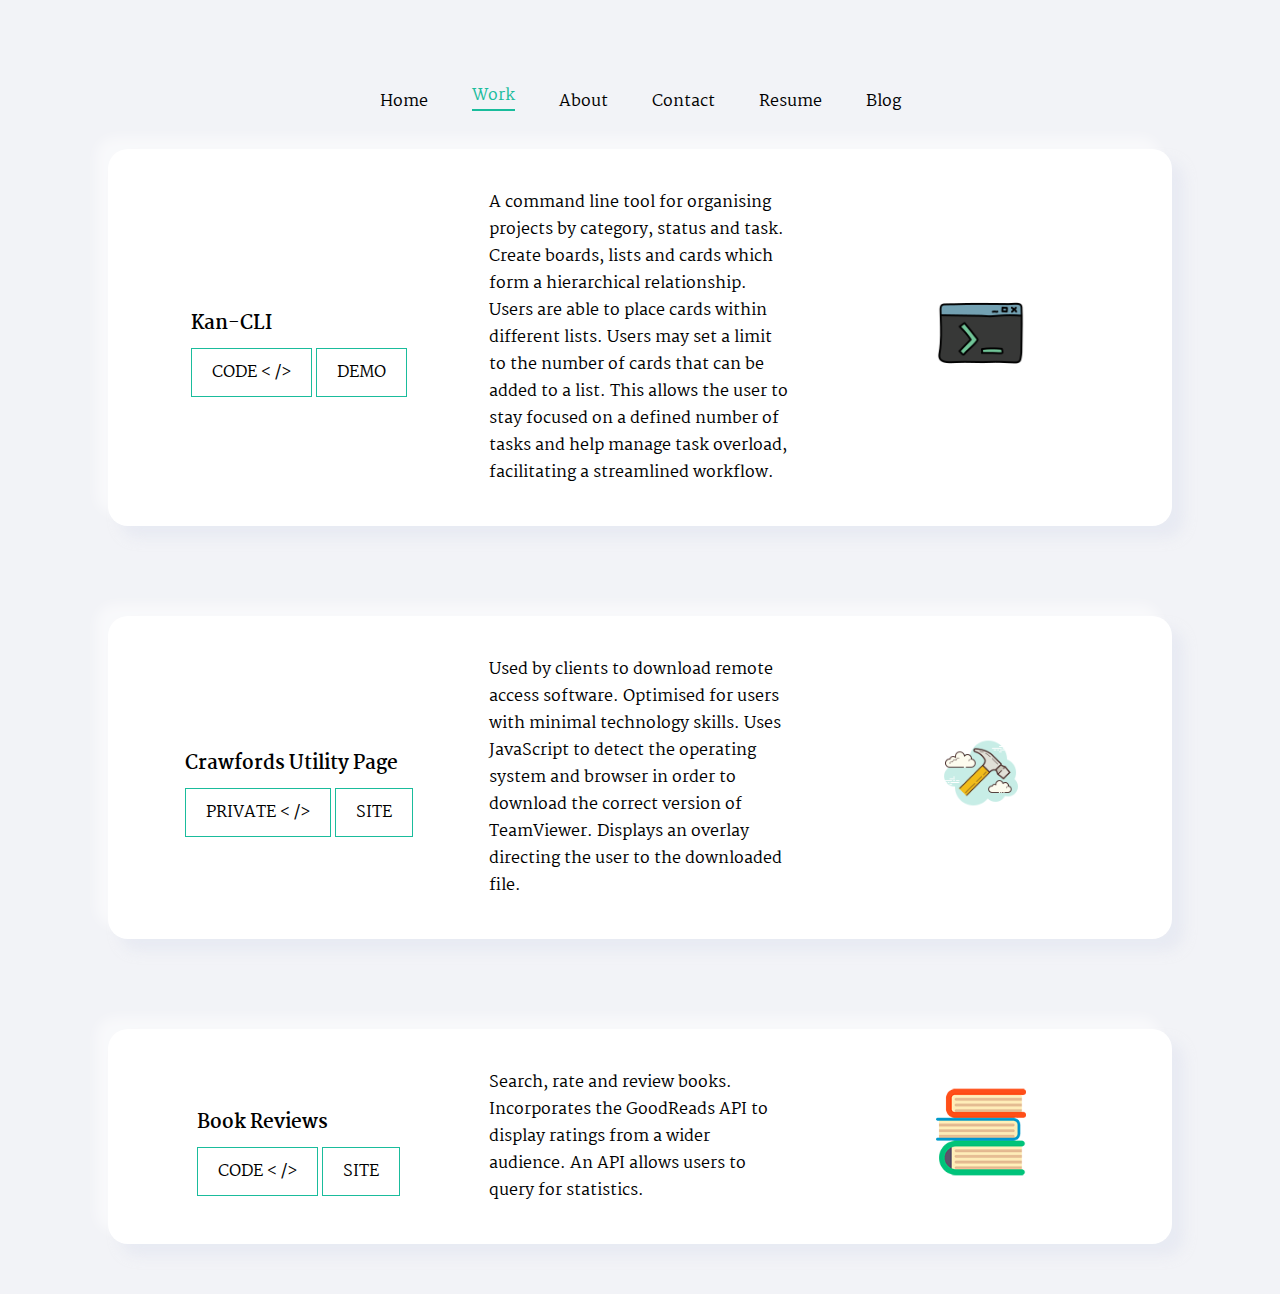
<file: src/work.html>
<!DOCTYPE html>
<html lang="en">
  <head>
    <meta charset="UTF-8" />
    <meta name="viewport" content="width=device-width, initial-scale=1.0" />
    <link rel="stylesheet" href="css/index.css" integreity="sha512-hf8+7d1FWtbJK1/iVUgHRNSZxr20yQaOqPPPgq02jZvBnpb1dmHCj0Fwp+WkKcQVJDa306e8BoM//hvdq3JNmg==" />
    <link rel="icon" type="image/png" sizes="32x32" href="./favicon.ico" />
    <title>Ross' Work</title>

    <!-- Google Fonts -->
    <link
      href="https://fonts.googleapis.com/css?family=Martel:400,600&display=swap"
      rel="stylesheet"
    />
    <link
      href="https://fonts.googleapis.com/css2?family=Roboto&display=swap"
      rel="stylesheet"
    />
  </head>

  <body>
    <!-- Navigation Bar -->
    <nav class="navbar">
      <ul>
        <li><a href="./">Home</a></li>
        <li><a href="./work.html" class="active">Work</a></li>
        <li><a href="./about.html">About</a></li>
        <li><a href="./contact.html">Contact</a></li>
        <li><a href="./Ross_Baker_CV.pdf" target="_blank">Resume</a></li>
        <li><a href="./blog.html">Blog</a></li>
      </ul>
    </nav>

    <!-- Hamburger Menu -->
    <div id="hamburger-menu" class="hamburger-menu">
      <svg width="40" height="30">
        <rect width="40" height="2.5" rx="5"></rect>
        <rect y="10" width="40" height="2.5" rx="5"></rect>
        <rect y="20" width="40" height="2.5" rx="5"></rect>
      </svg>
    </div>

    <div id="hamburger-links" class="hamburger-links hidden">
      <ul>
        <li><a href="./index.html">Home</a></li>
        <li><a href="./work.html">Work</a></li>
        <li><a href="./about.html">About</a></li>
        <li><a href="./contact.html">Contact</a></li>
        <li><a href="#">Resume</a></li>
        <li><a href="./blog.html">Blog</a></li>
      </ul>
    </div>

    <!-- Project 1 -->
    <div class="card-container">
      <div class="neumorphic-card medium-card work">
        <div class="project-title">
          <h3>Kan-CLI</h3>
          <a
            href="https://github.com/r0ss26/Kan-CLI"
            target="_bank"
            class="primary-btn"
            >CODE < /></a
          >
          <a href="#" target="_bank" class="primary-btn">DEMO</a>
        </div>

        <div class="project-description">
          A command line tool for organising projects by category, status and
          task. Create boards, lists and cards which form a hierarchical
          relationship. Users are able to place cards within different lists.
          Users may set a limit to the number of cards that can be added to a
          list. This allows the user to stay focused on a defined number of
          tasks and help manage task overload, facilitating a streamlined
          workflow.
        </div>
        <div class="project-demo">
          <img
            class="project-img"
            src="./icons/projects/icons8-console-96.png"
            alt=""
          />
        </div>
      </div>
    </div>

    <!-- Project 2 -->
    <div class="card-container">
      <div class="neumorphic-card medium-card work">
        <div class="project-title">
          <h3>Crawfords Utility Page</h3>
          <a href="#" class="primary-btn">PRIVATE < /></a>
          <a href="https://remote.help/" target="_bank" class="primary-btn"
            >SITE</a
          >
        </div>

        <div class="project-description">
          Used by clients to download remote access software. Optimised for
          users with minimal technology skills. Uses JavaScript to detect the
          operating system and browser in order to download the correct version
          of TeamViewer. Displays an overlay directing the user to the
          downloaded file.
        </div>
        <div class="project-demo">
          <img
            class="project-img"
            src="./icons/projects/icons8-hammer-100.png"
            alt=""
          />
        </div>
      </div>
    </div>

    <!-- Project 3 -->
    <div class="card-container">
      <div class="neumorphic-card medium-card bottom-card work">
        <div class="project-title">
          <h3>Book Reviews</h3>
          <a
            href="https://github.com/r0ss26/BookReviews"
            target="_bank"
            class="primary-btn"
            >CODE < /></a
          >
          <a
            href="https://bookrvw.herokuapp.com/"
            target="_bank"
            class="primary-btn"
            >SITE</a
          >
        </div>
        <div class="project-description">
          Search, rate and review books. Incorporates the GoodReads API to
          display ratings from a wider audience. An API allows users to query
          for statistics.
        </div>
        <div class="project-demo">
          <img class="project-img" src="./img/books.png" alt="" />
        </div>
      </div>
    </div>

    <!-- Scripts for blog posts and hamburger menu -->
    <script src="./js/script.js" integrity="sha512-TrOLrPmlMXCWib8X+yMT6/AlS/nMB2aYVqN/2oLm0jfJVrY5H7FD/Yt8u6058QOI636z7mkkExeB28uOxRo6Vw=="></script>
  </body>
</html>
</file>
<file: src/css/index.css>
form {
  grid-row-start: 2;
  grid-column-start: 2;
  padding: 20px;
}

input,
textarea {
  font-size: 1.2em;
  width: 330px;
}

textarea {
  border: 1px solid rgb(26, 188, 156);
  border-radius: 3px;
}

.contact-text {
  grid-row-start: 2;
  padding-left: 50px;
}

.project-img {
  height: 90px;
}

.contact-title {
  color: rgb(26, 188, 156);
}

form input[type="text"],
form input[type="email"] {
  border: none;
  border-bottom: 1px solid rgb(26, 188, 156);
}

form input[type="submit"] {
  color: white;
  background-color: rgb(26, 188, 156);
  border: none;
  border-radius: 5px;
  width: 100%;
}

input[type="submit"]:hover {
  cursor: pointer;
}

form > input,
textarea {
  padding: 5px;
  margin: 20px 0;
  display: block;
}

.social-icon-container {
  grid-row-start: 2;
  grid-column-start: 3;
}

a {
  text-decoration: none;
  color: black;
}

body {
  margin: 0;
  font-family: Martel, serif;
  background-color: #f2f3f7;
}

main {
  grid-row-start: 2;
  grid-column-start: 1;
  font-size: 48px;
  font-weight: 600;
  padding-left: 50px;
}

a:clicked {
  color: black;
}

p > a {
  text-decoration: underline;
}

.social-icon {
  height: 50px;
  border-radius: 50%;
  padding: 8px;
  margin: 5px;
  box-shadow: -12px -12px 12px 0 rgba(255, 255, 255, 0.5),
    12px 12px 12px 0 rgba(224, 228, 239, 0.5);
  background: linear-gradient(135deg, #eee, white);
  background-color: #eee;
}

.primary-btn {
  background-color: white;
  padding: 10px 20px;
  border: 1px solid rgb(26, 188, 156);
}

.tech-icon {
  height: 50px;
  border-radius: 35%;
  padding: 8px;
  margin: 5px;
  box-shadow: -12px -12px 12px 0 rgba(255, 255, 255, 0.5),
    12px 12px 12px 0 rgba(224, 228, 239, 0.5);
  background: linear-gradient(135deg, #eee, white);
  background-color: #eee;
}

.social-link {
  position: relative;
}

.primary-btn:hover {
  color: white;
  background-color: rgb(26, 188, 156);
  cursor: pointer;
  transition: 1s;
}

.connect {
  display: block;
  font-family: Martel, serif;
}

.tooltip {
  visibility: hidden;
  opacity: 0;
  background-color: black;
  color: white;
  text-align: center;
  border-radius: 5px;
  padding: 5px;

  /* Position */
  position: absolute;
  top: 100%;
  right: 5px;
}

.top {
  top: -400%;
  right: 15px;
}

.social-icon-container--contact {
  text-align: center;
  grid-row-start: 2;
  grid-column-start: 3;
}

.intro {
  font-size: 0.5em;
}

.tech-icon:hover {
  animation-name: pulse;
  animation-duration: 1s;
  animation-fill-mode: forwards;
}

.typewriter {
  overflow: hidden;
  width: 0;
  display: inline-block;
  vertical-align: bottom;
  border-right: 1px solid rgb(26, 188, 156);
  animation: type 2s 2s forwards, blinking-cursor 1s infinite;
}

.navbar {
  display: flex;
  justify-content: center;
  position: relative;
  top: 8vh;
}

.about-me-heading {
  font-weight: bold;
  font-size: 2em;
  color: rgb(26, 188, 156);
  grid-row-start: 1;
  grid-column-start: 2;
}

.social-icon-container {
  text-align: center;
  grid-row-start: 3;
  grid-column-start: 2;
}

.tech-icon-container {
  text-align: center;
  grid-row-start: 2;
  grid-column-start: 1;
}

.card-container {
  display: flex;
  justify-content: center;
  margin-top: 10vh;
}

.project-title {
  grid-column-start: 1;
}

.project-description {
  grid-column-start: 2;
  padding: 20px;
}

.project-example {
  grid-column-start: 3;
}

.neumorphic-card {
  display: grid;
  width: 80%;
  grid-template-rows: repeat(3, 1fr);
  grid-template-columns: repeat(3, 1fr);
  grid-auto-rows: auto;
  box-shadow: -12px -12px 12px 0 rgba(255, 255, 255, 0.5),
    12px 12px 12px 0 rgba(224, 228, 239, 0.5);
  border-radius: 20px;
  background-color: white;
  justify-items: center;
  align-items: center;
}

.bottom-card {
  margin: 0 0 50px 0;
}

.large-card {
  min-height: 70vh;
  /* grid-template-rows: auto; */
  /* align-items: center; */
}
.home-nav {
  padding-left: 100px;
  grid-row-start: 2;
}

.work {
  grid-template-rows: 1fr;
  grid-template-columns: 1fr 1fr 1fr;
  align-items: center;
  padding: 20px;
}

.about-me-image {
  height: 200px;
  grid-row-start: 2;
  grid-column-start: 3;
}

.about-me {
  grid-row-start: 2;
  grid-column-start: 2;
}

.view-work {
  text-align: center;
  grid-row-start: 2;
  grid-column-start: 2;
}

.hidden {
  display: none;
}

.hamburger-menu {
  display: none;
}

.animation {
  grid-column-start: 2;
}

.hamburger-menu:hover {
  cursor: pointer;
}

.navbar li {
  padding: 0 20px;
  display: inline;
}

.home-nav ul {
  display: inline-block;
  list-style-type: none;
}

.home-nav li {
  font-family: Martel, serif;
  border-bottom: 1px solid rgb(26, 188, 156);
  padding: 6px;
  margin: 5px;
  background: linear-gradient(to bottom, white 50%, rgb(26, 188, 156) 50%);
  background-size: 100% 200%;
  background-position: top;
}

.social-link > a {
  text-decoration: none;
}

nav > ul {
  padding: 0;
}

.social-icon:hover {
  animation-name: pulse;
  animation-duration: 1s;
  animation-fill-mode: forwards;
}

.home-nav li:hover {
  color: white;
  cursor: pointer;
  background-position: bottom;
  /* font-size: 1.2em; */
  transition: 1s;
}

.home-nav li:hover a {
  transition: 1s;
  color: white;
}

.navbar li:hover a:not(.active) {
  border-bottom: 2px solid rgb(26, 188, 156);
  color: rgb(26, 188, 156);
  position: relative;
  animation-name: slide-up;
  animation-duration: 0.5s;
  animation-fill-mode: forwards;
}

.social-link:hover .tooltip {
  visibility: visible;
  opacity: 1;
  transition: 1.5s;
}

.blog {
  grid-template-rows: auto;
  grid-template-columns: 100%;
  justify-content: center;
}

.blog-date {
  font-style: italic;
}

.blog-content {
  padding: 20px 50px;
}

.blog-title {
  padding: 0 20px;
}

.see-more,
.see-less {
  color: blue;
  text-decoration: underline;
}

.see-more:hover,
.see-less:hover {
  cursor: pointer;
}

/*  ANIMATIONS */
@keyframes type {
  from {
    width: 0;
  }
  to {
    width: 5.4em;
  }
}

@keyframes blinking-cursor {
  from {
    border-right-color: rgb(26, 188, 156);
  }
  to {
    border-right-color: transparent;
  }
}

@keyframes pulse {
  from {
    transform: scale(1);
  }

  25% {
    transform: scale(0.8);
  }

  50% {
    transform: scale(1.3);
  }

  to {
    transform: scale(1.2);
  }
}

@keyframes slide-up {
  from {
    bottom: 0;
  }
  to {
    bottom: 6px;
  }
}

/* RESPONSIVE STYLING */
/* Medium sized devices */
@media screen and (max-width: 991.98px) {
  main {
    grid-row-start: 1;
    grid-column-start: 1;
    padding: 0;
    text-align: center;
  }

  .about-me-heading {
    grid-column-start: 1;
    grid-row-start: 2;
  }

  .about-me-image {
    grid-column-start: 1;
    grid-row-start: 3;
  }

  .about-me {
    padding: 50px;
    grid-column-start: 1;
    grid-row-start: 5;
  }

  .tech-icon-container {
    grid-column-start: 1;
    grid-row-start: 6;
  }

  .card-container {
    margin-top: 2.5vh;
    margin-bottom: 2.5vh;
  }

  .navbar {
    top: 0;
  }

  .neumorphic-card {
    grid-template-rows: auto;
    grid-template-columns: 1fr;
    justify-content: center;
    min-height: 95vh;
  }

  .project-title {
    grid-row-start: 3;
    grid-column-start: 1;
  }

  .project-description {
    grid-row-start: 4;
    grid-column-start: 1;
    /* text-align: center; */
    padding: 0 20px;
  }

  .project-demo {
    grid-row-start: 2;
    grid-column-start: 1;
  }

  .work {
    min-height: 50vh;
  }

  .blog {
    min-height: auto;
  }

  .social-icon-container {
    grid-column-start: 1;
    grid-row-start: 3;
    text-align: center;
  }

  .home-nav {
    grid-column-start: 1;
    grid-row-start: 2;
    padding: 0;
    position: relative;
    bottom: 40%;
  }

  .view-work {
    grid-row-start: 2;
    grid-column-start: 1;
  }

  .home-nav li {
    display: inline;
  }

  .contact-text {
    grid-column-start: 1;
    grid-row-start: 2;
    padding: 20px;
    text-align: center;
  }

  form {
    grid-column-start: 1;
    grid-row-start: 3;
  }

  textarea {
    width: 95%;
  }

  .social-icon-container--contact {
    grid-row-start: 4;
    grid-column-start: 1;
  }
}

/* Small Devices */
@media screen and (max-width: 767.98px) {
  main {
    grid-row-start: 3;
  }

  .home-nav {
    display: none;
  }

  .navbar {
    display: none;
  }

  .hamburger-menu {
    /* grid-row-start: 1; */
    text-align: center;
    position: relative;
    top: 10px;
    display: block;
  }

  .hamburger-links li {
    list-style-type: none;
  }

  .hamburger-links a {
    font-family: "Roboto", sans-serif;
  }

  .neumorphic-card {
    grid-template-rows: auto;
    height: auto;
  }

  .about-me-heading {
    padding: 20px 0 20px 0;
    grid-row-start: 3;
  }

  .about-me-image {
    grid-row-start: 4;
  }

  .view-work {
    padding: 50px;
    grid-row-start: 4;
  }

  .social-icon-container {
    grid-row-start: 5;
  }

  .card-container {
    margin: 2.5vh 0 2.5vh 0;
    padding: 0;
  }

  .project-title {
    text-align: center;
  }

  .work {
    padding: 50px 15px;
  }

  .project-description {
    padding: 40px 15px;
  }

  input {
    width: auto;
  }
}

.contact-card {
  grid-template-rows: auto;
}

.active {
  color: rgb(26, 188, 156);
  border-bottom: 2px solid rgb(26, 188, 156);
  position: relative;
  bottom: 6px;
}
</file>
